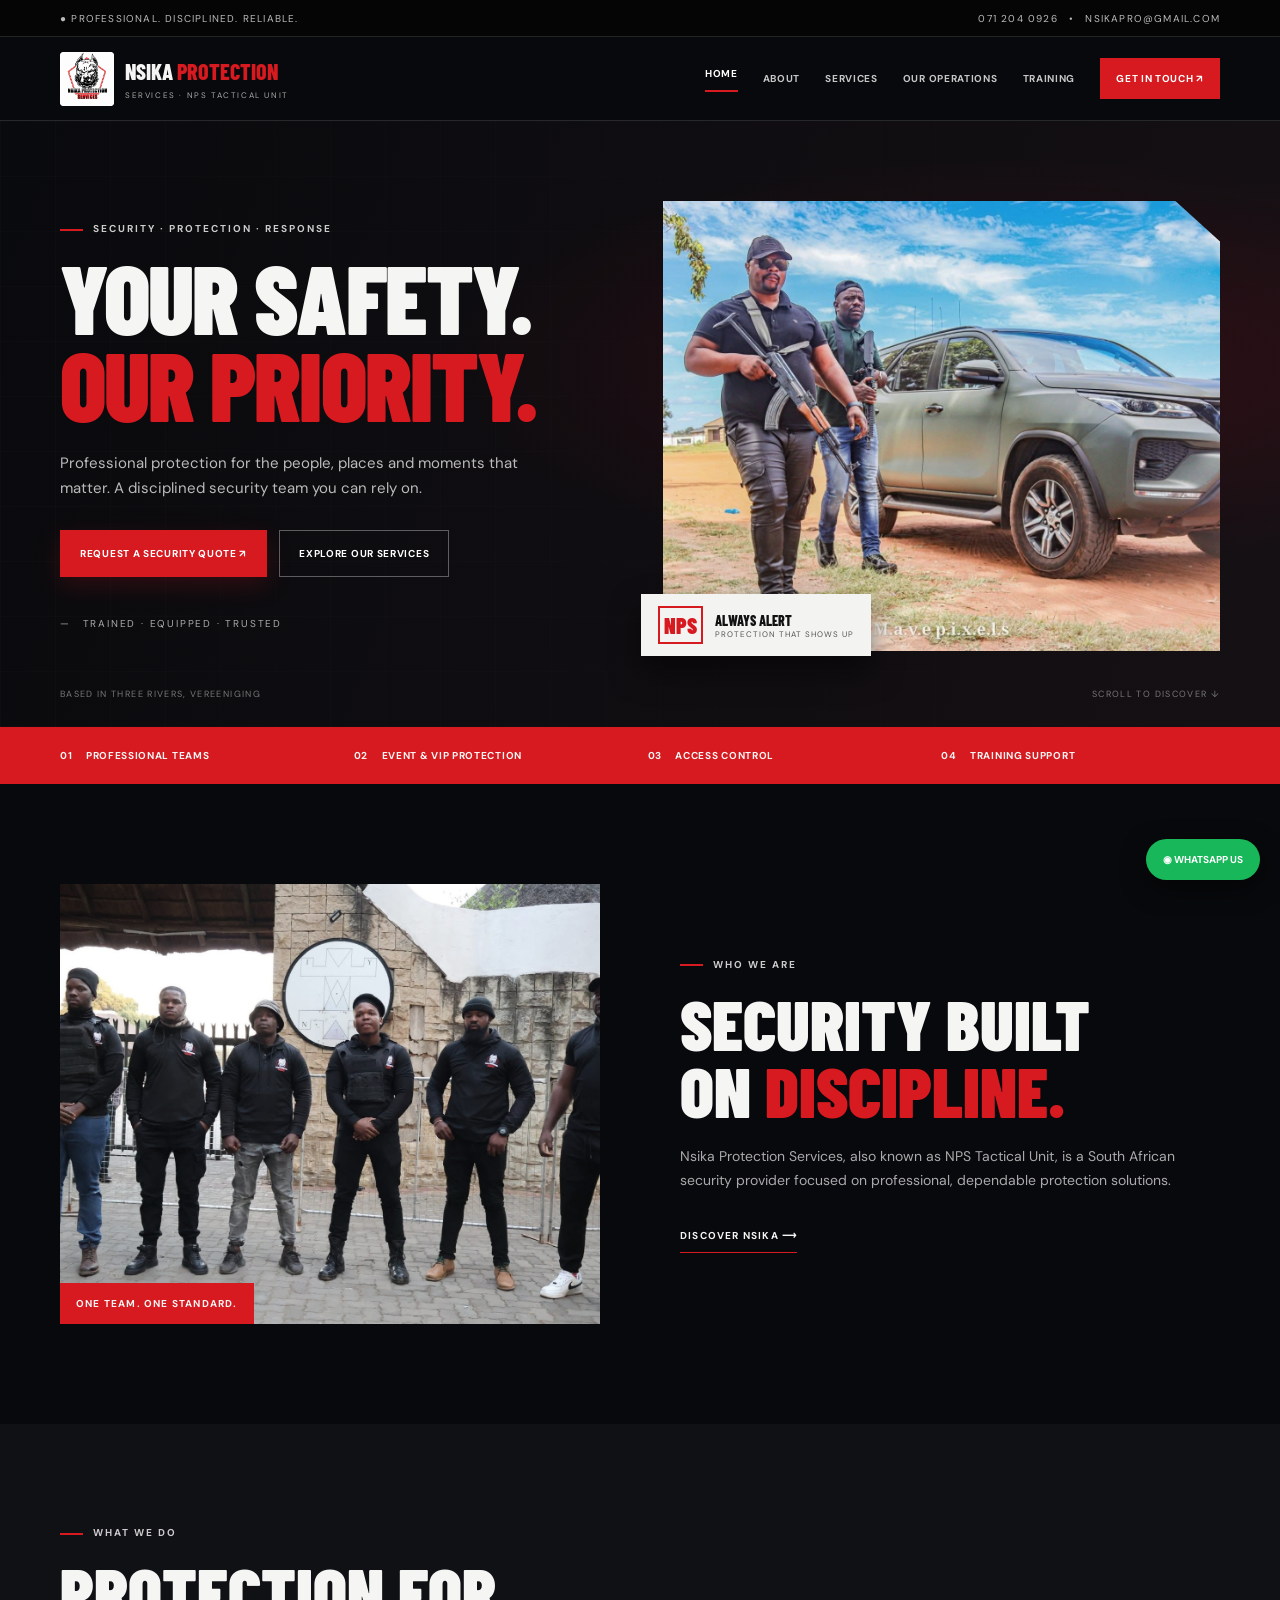
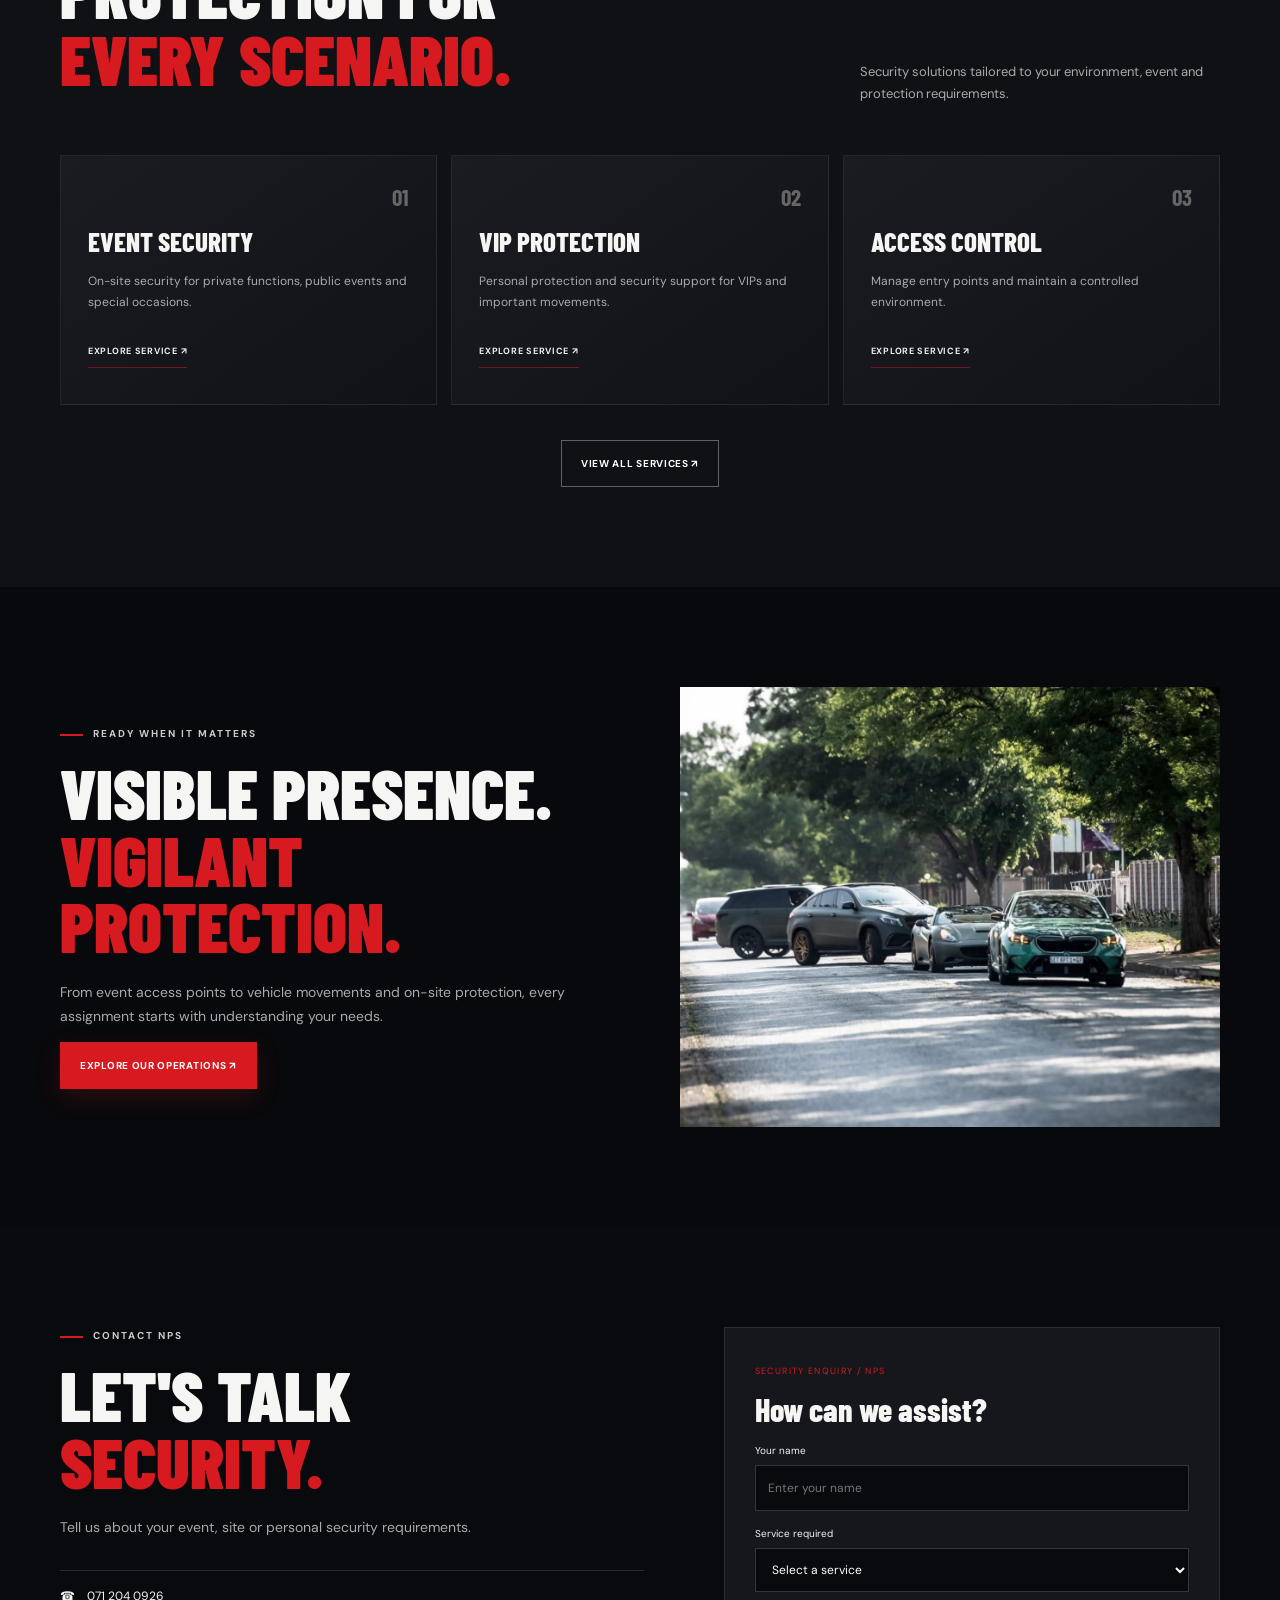
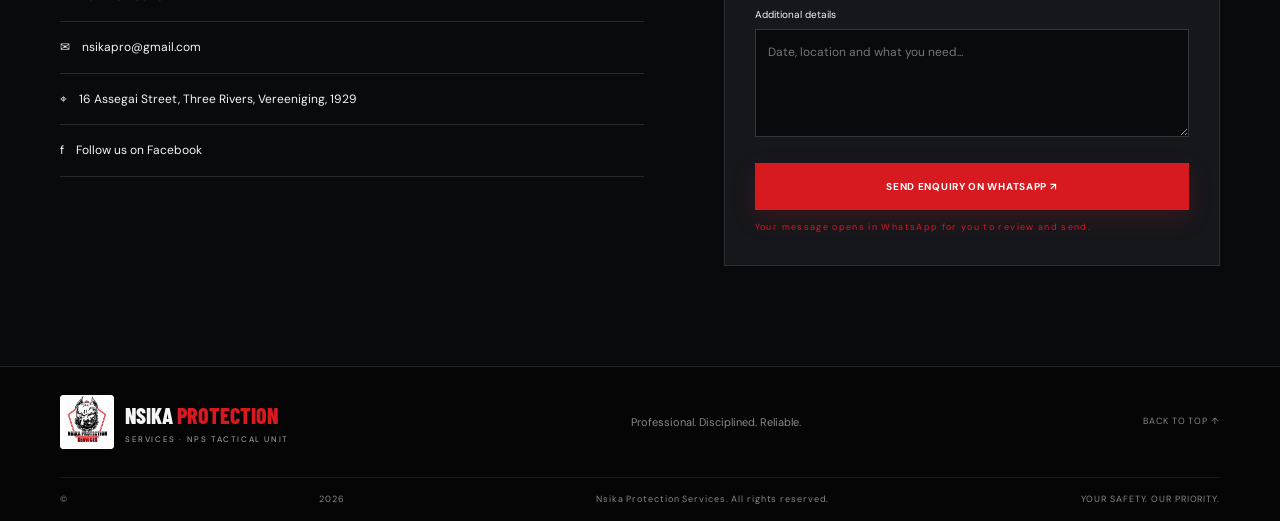
<file: index.html>
<!doctype html><html lang="en"><head><meta charset="utf-8"><meta name="viewport" content="width=device-width, initial-scale=1"><meta name="theme-color" content="#090a0d"><meta name="description" content="Nsika Protection Services (NPS Tactical Unit) professional security provider in South Africa."><title>Home | Nsika Protection Services</title><link rel="preconnect" href="https://fonts.googleapis.com"><link href="https://fonts.googleapis.com/css2?family=Barlow+Condensed:wght@500;600;700;800;900&family=DM+Sans:wght@400;500;600;700&display=swap" rel="stylesheet"><link rel="stylesheet" href="style.css"></head><body id="top"><div class="topline"><div class="container topinner"><span>● PROFESSIONAL. DISCIPLINED. RELIABLE.</span><div><a href="tel:+27712040926">071 204 0926</a>　•　<a href="mailto:nsikapro@gmail.com">nsikapro@gmail.com</a></div></div></div><header class="header"><div class="container nav"><a class="brand" href="index.html"><img src="nsika-logo.jpg" alt="Nsika logo"><span><b>NSIKA <i>PROTECTION</i></b><small>SERVICES · NPS TACTICAL UNIT</small></span></a><button class="menu" aria-label="Toggle navigation">☰</button><nav><a href="index.html" class="active">Home</a><a href="about.html" class="">About</a><a href="services.html" class="">Services</a><a href="operations.html" class="">Our Operations</a><a href="training.html" class="">Training</a><a class="navcta" href="index.html#contact">Get in touch ↗</a></nav></div></header><main><section class="hero"><div class="container herogrid"><div class="reveal"><div class="eyebrow">SECURITY · PROTECTION · RESPONSE</div><h1>YOUR SAFETY.<br><em>OUR PRIORITY.</em></h1><p>Professional protection for the people, places and moments that matter. A disciplined security team you can rely on.</p><div class="actions"><a class="btn red" href="#contact">Request a security quote ↗</a><a class="btn outline" href="services.html">Explore our services</a></div><div class="proof">—　TRAINED · EQUIPPED · TRUSTED</div></div><div class="heroimg reveal tilt"><img src="armed-response-team.jpg" alt="Nsika security personnel on duty"><div class="badge"><b>NPS</b><span>ALWAYS ALERT<small>PROTECTION THAT SHOWS UP</small></span></div></div></div><div class="container herofoot">BASED IN THREE RIVERS, VEREENIGING <span>SCROLL TO DISCOVER ↓</span></div></section><section class="redstrip"><div class="container stripgrid"><b>01　 PROFESSIONAL TEAMS</b><b>02　 EVENT & VIP PROTECTION</b><b>03　 ACCESS CONTROL</b><b>04　 TRAINING SUPPORT</b></div></section><section class="section"><div class="container split"><div class="photo reveal"><img src="security-team.jpg" alt="Nsika team"><b>ONE TEAM. ONE STANDARD.</b></div><div class="reveal"><div class="eyebrow">WHO WE ARE</div><h2>SECURITY BUILT<br>ON <em>DISCIPLINE.</em></h2><p>Nsika Protection Services, also known as NPS Tactical Unit, is a South African security provider focused on professional, dependable protection solutions.</p><a class="underlink" href="about.html">DISCOVER NSIKA ⟶</a></div></div></section><section class="section dark"><div class="container"><div class="sectionhead"><div><div class="eyebrow">WHAT WE DO</div><h2>PROTECTION FOR<br><em>EVERY SCENARIO.</em></h2></div><p>Security solutions tailored to your environment, event and protection requirements.</p></div><div class="cards"><article class="card tilt reveal"><small>01</small><b>EVENT SECURITY</b><p>On-site security for private functions, public events and special occasions.</p><a href="services.html">EXPLORE SERVICE ↗</a></article><article class="card tilt reveal"><small>02</small><b>VIP PROTECTION</b><p>Personal protection and security support for VIPs and important movements.</p><a href="services.html">EXPLORE SERVICE ↗</a></article><article class="card tilt reveal"><small>03</small><b>ACCESS CONTROL</b><p>Manage entry points and maintain a controlled environment.</p><a href="services.html">EXPLORE SERVICE ↗</a></article></div><div class="center"><a class="btn outline" href="services.html">VIEW ALL SERVICES ↗</a></div></div></section><section class="section"><div class="container split"><div class="reveal"><div class="eyebrow">READY WHEN IT MATTERS</div><h2>VISIBLE PRESENCE.<br><em>VIGILANT PROTECTION.</em></h2><p>From event access points to vehicle movements and on-site protection, every assignment starts with understanding your needs.</p><a class="btn red" href="operations.html">EXPLORE OUR OPERATIONS ↗</a></div><div class="photo reveal"><img src="vehicle-escort.jpg" alt="Security vehicle and team"></div></div></section><section class="section contact" id="contact"><div class="container contactgrid"><div class="reveal"><div class="eyebrow">CONTACT NPS</div><h2>LET'S TALK<br><em>SECURITY.</em></h2><p>Tell us about your event, site or personal security requirements.</p><div class="contactlist"><a href="tel:+27712040926">☎　071 204 0926</a><a href="mailto:nsikapro@gmail.com">✉　nsikapro@gmail.com</a><a target="_blank" href="https://www.google.com/maps/search/?api=1&query=16+Assegai+Street%2C+Three+Rivers%2C+Vereeniging%2C+1929">⌖　16 Assegai Street, Three Rivers, Vereeniging, 1929</a><a target="_blank" href="https://www.facebook.com/share/1CuKLoYMLk/">f　Follow us on Facebook</a></div></div><form id="enquiry" class="form reveal"><small>SECURITY ENQUIRY / NPS</small><h3>How can we assist?</h3><label>Your name</label><input id="visitor" required placeholder="Enter your name"><label>Service required</label><select id="wanted" required><option value="">Select a service</option><option>Event Security</option><option>VIP Protection</option><option>Access Control</option><option>Perimeter Monitoring</option><option>Crowd Management</option><option>Rapid Response</option><option>Security Training</option><option>Firearm Competency Course</option><option>PSIRA Registration Support</option><option>Other enquiry</option></select><label>Additional details</label><textarea id="details" rows="4" placeholder="Date, location and what you need..."></textarea><button class="btn red" type="submit">Send enquiry on WhatsApp ↗</button><small class="hint">Your message opens in WhatsApp for you to review and send.</small></form></div></section></main><footer><div class="container foot"><a class="brand" href="index.html"><img src="nsika-logo.jpg" alt=""><span><b>NSIKA <i>PROTECTION</i></b><small>SERVICES · NPS TACTICAL UNIT</small></span></a><p>Professional. Disciplined. Reliable.</p><a href="#top">BACK TO TOP ↑</a></div><div class="container copyright">© <span id="year"></span> Nsika Protection Services. All rights reserved. <span>YOUR SAFETY. OUR PRIORITY.</span></div></footer><a class="wa-float" href="https://wa.me/27712040926?text=Hello%20Nsika%20Protection%20Services%2C%20I%20would%20like%20to%20make%20an%20enquiry." target="_blank" rel="noopener">◉ WHATSAPP US</a><div class="lightbox" id="lightbox"><button class="close" aria-label="Close">×</button><button class="prev" aria-label="Previous">‹</button><img alt=""><button class="next" aria-label="Next">›</button><p></p></div><script src="script.js"></script></body></html>
</file>
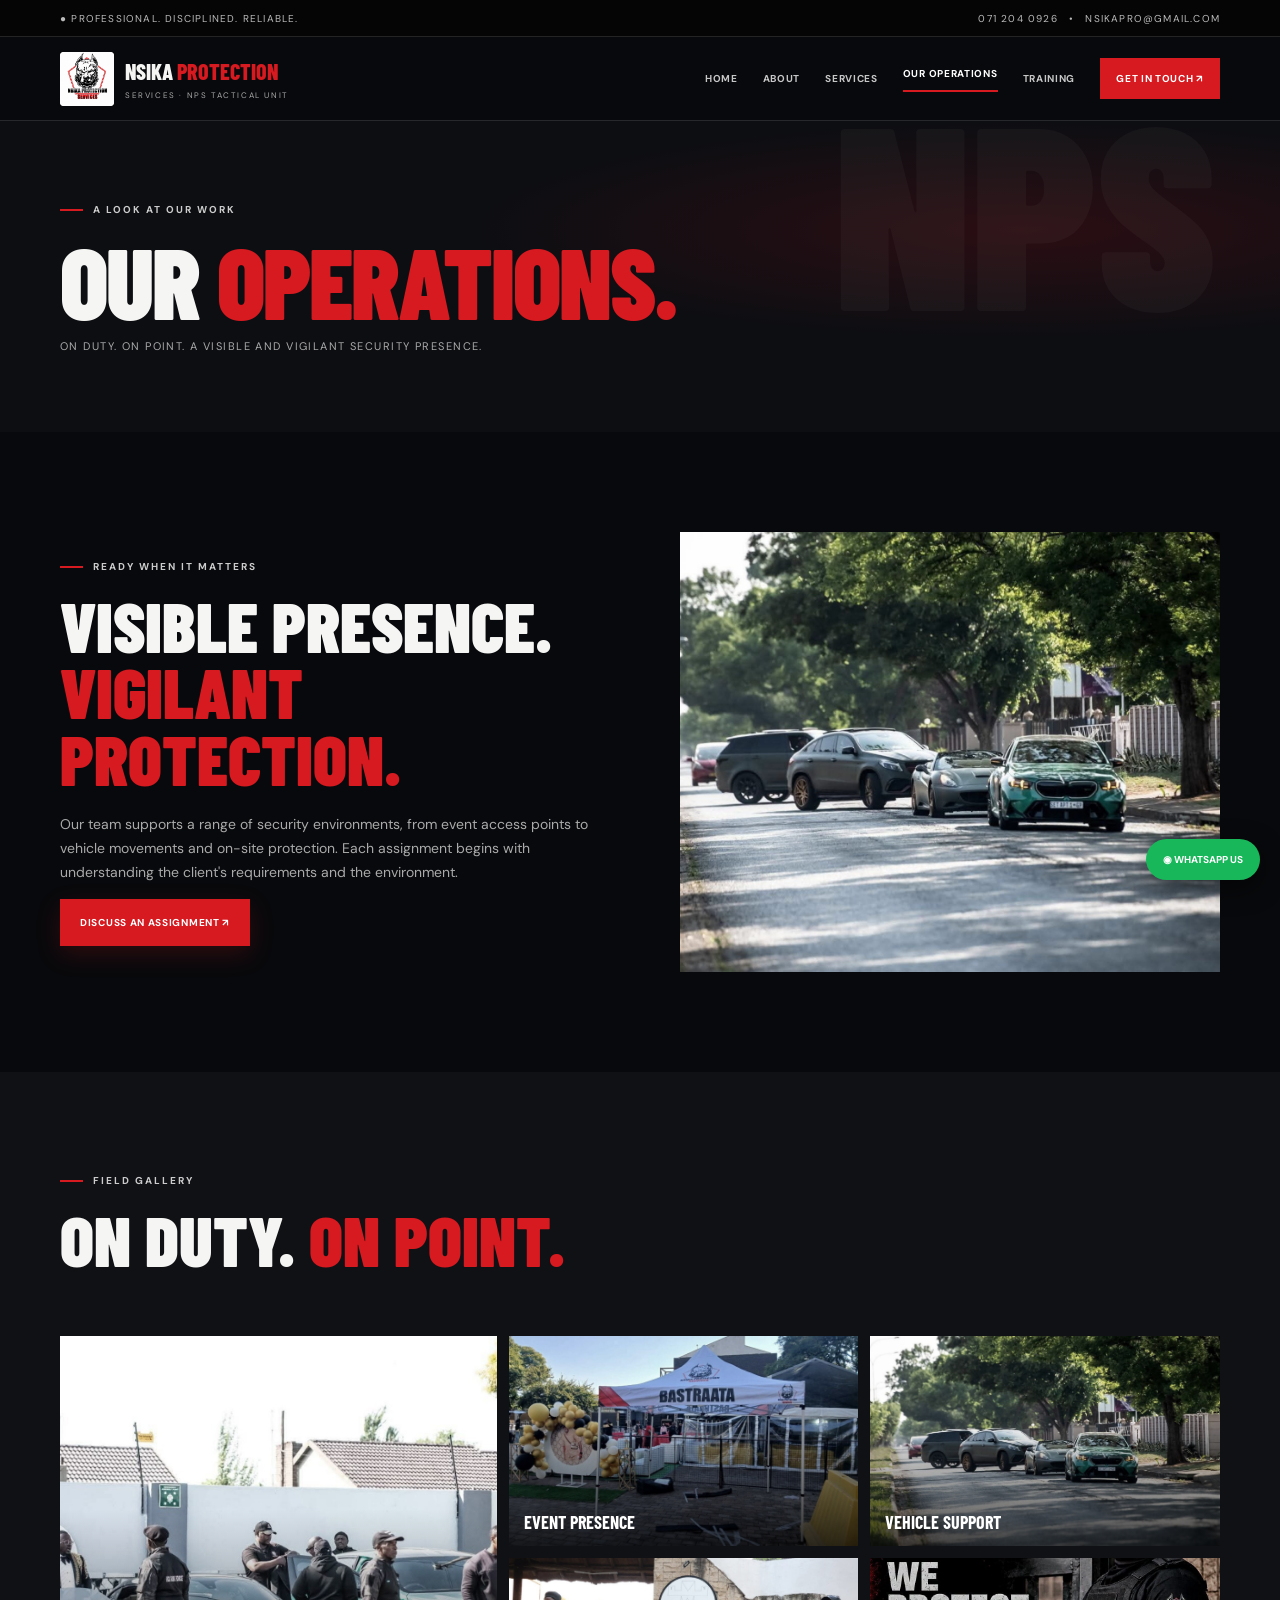
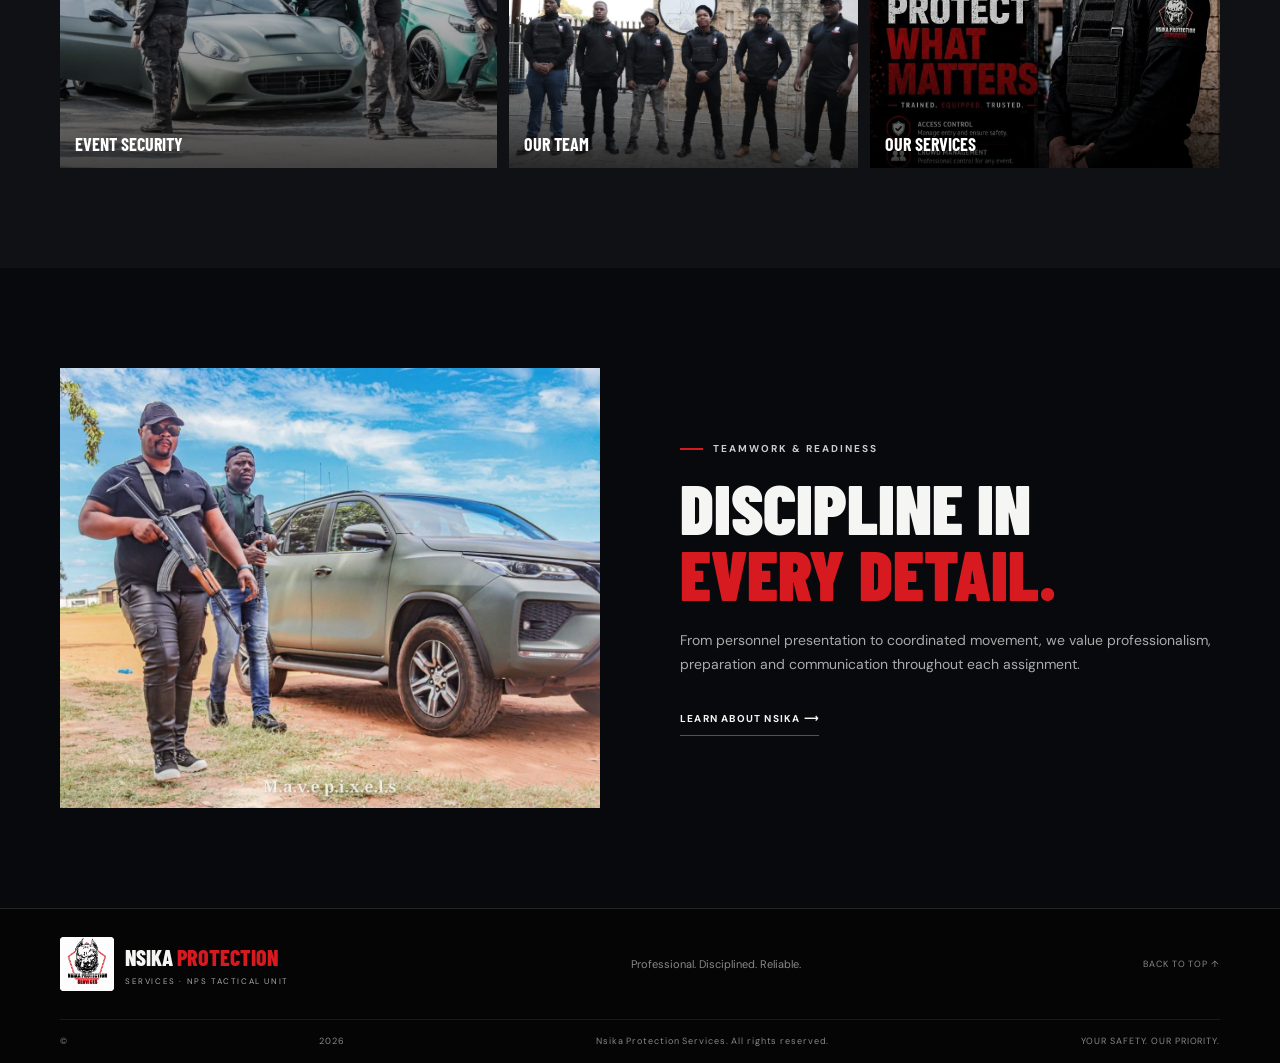
<file: operations.html>
<!doctype html><html lang="en"><head><meta charset="utf-8"><meta name="viewport" content="width=device-width, initial-scale=1"><meta name="theme-color" content="#090a0d"><meta name="description" content="Nsika Protection Services operations and five-photo company gallery."><title>Our Operations | Nsika Protection Services</title><link rel="preconnect" href="https://fonts.googleapis.com"><link href="https://fonts.googleapis.com/css2?family=Barlow+Condensed:wght@500;600;700;800;900&family=DM+Sans:wght@400;500;600;700&display=swap" rel="stylesheet"><link rel="stylesheet" href="style.css"></head><body id="top"><div class="topline"><div class="container topinner"><span>● PROFESSIONAL. DISCIPLINED. RELIABLE.</span><div><a href="tel:+27712040926">071 204 0926</a>　•　<a href="mailto:nsikapro@gmail.com">nsikapro@gmail.com</a></div></div></div><header class="header"><div class="container nav"><a class="brand" href="index.html"><img src="nsika-logo.jpg" alt="Nsika logo"><span><b>NSIKA <i>PROTECTION</i></b><small>SERVICES · NPS TACTICAL UNIT</small></span></a><button class="menu" aria-label="Toggle navigation">☰</button><nav><a href="index.html" class="">Home</a><a href="about.html" class="">About</a><a href="services.html" class="">Services</a><a href="operations.html" class="active">Our Operations</a><a href="training.html" class="">Training</a><a class="navcta" href="index.html#contact">Get in touch ↗</a></nav></div></header><main><section class="pagehero"><div class="container reveal"><div class="eyebrow">A LOOK AT OUR WORK</div><h1>OUR <em>OPERATIONS.</em></h1><p>On duty. On point. A visible and vigilant security presence.</p></div></section><section class="section"><div class="container split"><div class="reveal"><div class="eyebrow">READY WHEN IT MATTERS</div><h2>VISIBLE PRESENCE.<br><em>VIGILANT PROTECTION.</em></h2><p>Our team supports a range of security environments, from event access points to vehicle movements and on-site protection. Each assignment begins with understanding the client's requirements and the environment.</p><a class="btn red" href="index.html#contact">DISCUSS AN ASSIGNMENT ↗</a></div><div class="photo reveal"><img src="vehicle-escort.jpg" alt="Security personnel with vehicle"></div></div></section><section class="section dark"><div class="container"><div class="sectionhead"><div><div class="eyebrow">FIELD GALLERY</div><h2>ON DUTY. <em>ON POINT.</em></h2></div><p></p></div><div class="gallery"><button class="galleryitem reveal" data-src="event-security.jpg" data-caption="Event security and access support"><img src="event-security.jpg" alt="Event security and access support"><span>EVENT SECURITY</span></button><button class="galleryitem reveal" data-src="event-tent.jpg" data-caption="Nsika branded event security setup"><img src="event-tent.jpg" alt="Nsika branded event security setup"><span>EVENT PRESENCE</span></button><button class="galleryitem reveal" data-src="vehicle-escort.jpg" data-caption="Security vehicle and escort operations"><img src="vehicle-escort.jpg" alt="Security vehicle and escort operations"><span>VEHICLE SUPPORT</span></button><button class="galleryitem reveal" data-src="security-team.jpg" data-caption="Nsika Protection Services team"><img src="security-team.jpg" alt="Nsika Protection Services team"><span>OUR TEAM</span></button><button class="galleryitem reveal" data-src="nsika-promo-flyer.jpg" data-caption="Nsika Protection Services company flyer"><img src="nsika-promo-flyer.jpg" alt="Nsika Protection Services company flyer"><span>OUR SERVICES</span></button></div></div></section><section class="section"><div class="container split"><div class="photo reveal"><img src="armed-response-team.jpg" alt="Nsika security personnel on assignment"></div><div class="reveal"><div class="eyebrow">TEAMWORK & READINESS</div><h2>DISCIPLINE IN<br><em>EVERY DETAIL.</em></h2><p>From personnel presentation to coordinated movement, we value professionalism, preparation and communication throughout each assignment.</p><a class="underlink" href="about.html">LEARN ABOUT NSIKA ⟶</a></div></div></section></main><footer><div class="container foot"><a class="brand" href="index.html"><img src="nsika-logo.jpg" alt=""><span><b>NSIKA <i>PROTECTION</i></b><small>SERVICES · NPS TACTICAL UNIT</small></span></a><p>Professional. Disciplined. Reliable.</p><a href="#top">BACK TO TOP ↑</a></div><div class="container copyright">© <span id="year"></span> Nsika Protection Services. All rights reserved. <span>YOUR SAFETY. OUR PRIORITY.</span></div></footer><a class="wa-float" href="https://wa.me/27712040926?text=Hello%20Nsika%20Protection%20Services%2C%20I%20would%20like%20to%20make%20an%20enquiry." target="_blank" rel="noopener">◉ WHATSAPP US</a><div class="lightbox" id="lightbox"><button class="close" aria-label="Close">×</button><button class="prev" aria-label="Previous">‹</button><img alt=""><button class="next" aria-label="Next">›</button><p></p></div><script src="script.js"></script></body></html>
</file>
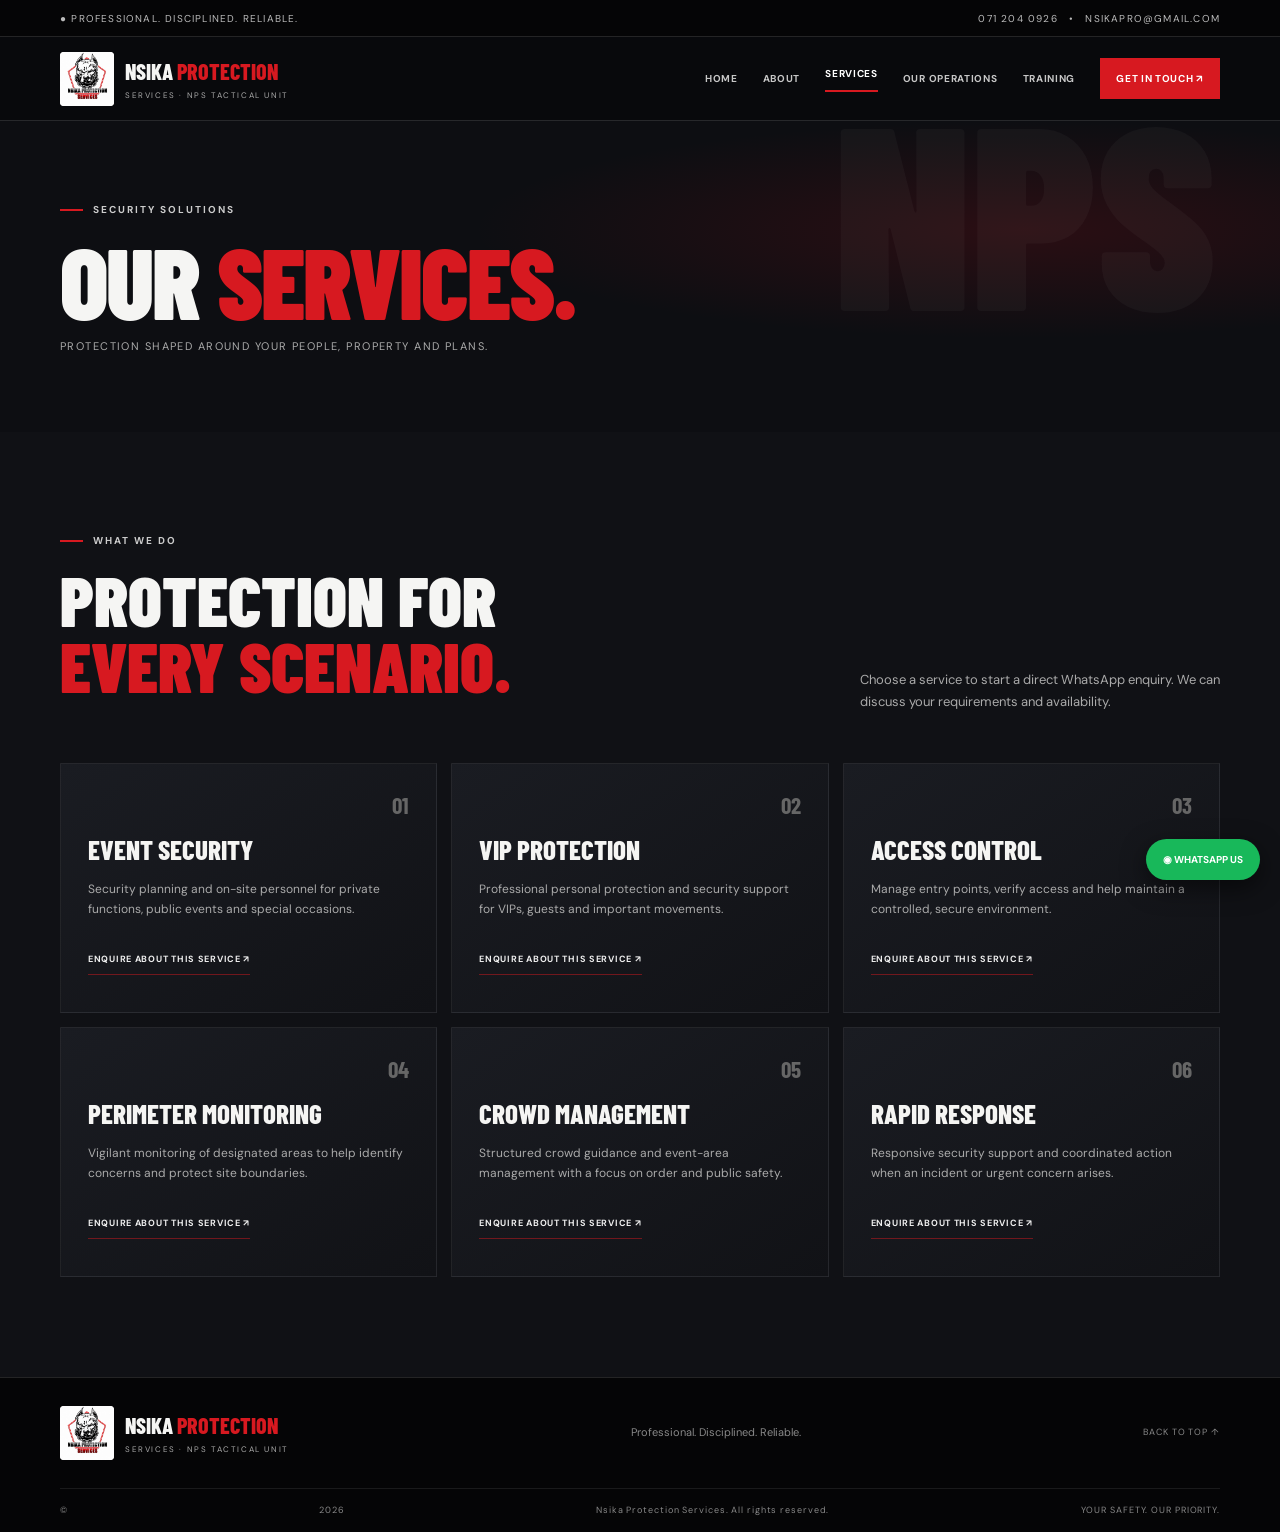
<file: services.html>
<!doctype html><html lang="en"><head><meta charset="utf-8"><meta name="viewport" content="width=device-width, initial-scale=1"><meta name="theme-color" content="#090a0d"><meta name="description" content="Event security, VIP protection, access control, perimeter monitoring, crowd management and rapid response."><title>Services | Nsika Protection Services</title><link rel="preconnect" href="https://fonts.googleapis.com"><link href="https://fonts.googleapis.com/css2?family=Barlow+Condensed:wght@500;600;700;800;900&family=DM+Sans:wght@400;500;600;700&display=swap" rel="stylesheet"><link rel="stylesheet" href="style.css"></head><body id="top"><div class="topline"><div class="container topinner"><span>● PROFESSIONAL. DISCIPLINED. RELIABLE.</span><div><a href="tel:+27712040926">071 204 0926</a>　•　<a href="mailto:nsikapro@gmail.com">nsikapro@gmail.com</a></div></div></div><header class="header"><div class="container nav"><a class="brand" href="index.html"><img src="nsika-logo.jpg" alt="Nsika logo"><span><b>NSIKA <i>PROTECTION</i></b><small>SERVICES · NPS TACTICAL UNIT</small></span></a><button class="menu" aria-label="Toggle navigation">☰</button><nav><a href="index.html" class="">Home</a><a href="about.html" class="">About</a><a href="services.html" class="active">Services</a><a href="operations.html" class="">Our Operations</a><a href="training.html" class="">Training</a><a class="navcta" href="index.html#contact">Get in touch ↗</a></nav></div></header><main><section class="pagehero"><div class="container reveal"><div class="eyebrow">SECURITY SOLUTIONS</div><h1>OUR <em>SERVICES.</em></h1><p>Protection shaped around your people, property and plans.</p></div></section><section class="section dark"><div class="container"><div class="sectionhead"><div><div class="eyebrow">WHAT WE DO</div><h2>PROTECTION FOR<br><em>EVERY SCENARIO.</em></h2></div><p>Choose a service to start a direct WhatsApp enquiry. We can discuss your requirements and availability.</p></div><div class="cards"><article class="card tilt reveal"><small>01</small><b>EVENT SECURITY</b><p>Security planning and on-site personnel for private functions, public events and special occasions.</p><button class="servicebtn" data-service="EVENT SECURITY">ENQUIRE ABOUT THIS SERVICE ↗</button></article><article class="card tilt reveal"><small>02</small><b>VIP PROTECTION</b><p>Professional personal protection and security support for VIPs, guests and important movements.</p><button class="servicebtn" data-service="VIP PROTECTION">ENQUIRE ABOUT THIS SERVICE ↗</button></article><article class="card tilt reveal"><small>03</small><b>ACCESS CONTROL</b><p>Manage entry points, verify access and help maintain a controlled, secure environment.</p><button class="servicebtn" data-service="ACCESS CONTROL">ENQUIRE ABOUT THIS SERVICE ↗</button></article><article class="card tilt reveal"><small>04</small><b>PERIMETER MONITORING</b><p>Vigilant monitoring of designated areas to help identify concerns and protect site boundaries.</p><button class="servicebtn" data-service="PERIMETER MONITORING">ENQUIRE ABOUT THIS SERVICE ↗</button></article><article class="card tilt reveal"><small>05</small><b>CROWD MANAGEMENT</b><p>Structured crowd guidance and event-area management with a focus on order and public safety.</p><button class="servicebtn" data-service="CROWD MANAGEMENT">ENQUIRE ABOUT THIS SERVICE ↗</button></article><article class="card tilt reveal"><small>06</small><b>RAPID RESPONSE</b><p>Responsive security support and coordinated action when an incident or urgent concern arises.</p><button class="servicebtn" data-service="RAPID RESPONSE">ENQUIRE ABOUT THIS SERVICE ↗</button></article></div></div></section></main><footer><div class="container foot"><a class="brand" href="index.html"><img src="nsika-logo.jpg" alt=""><span><b>NSIKA <i>PROTECTION</i></b><small>SERVICES · NPS TACTICAL UNIT</small></span></a><p>Professional. Disciplined. Reliable.</p><a href="#top">BACK TO TOP ↑</a></div><div class="container copyright">© <span id="year"></span> Nsika Protection Services. All rights reserved. <span>YOUR SAFETY. OUR PRIORITY.</span></div></footer><a class="wa-float" href="https://wa.me/27712040926?text=Hello%20Nsika%20Protection%20Services%2C%20I%20would%20like%20to%20make%20an%20enquiry." target="_blank" rel="noopener">◉ WHATSAPP US</a><div class="lightbox" id="lightbox"><button class="close" aria-label="Close">×</button><button class="prev" aria-label="Previous">‹</button><img alt=""><button class="next" aria-label="Next">›</button><p></p></div><script src="script.js"></script></body></html>
</file>
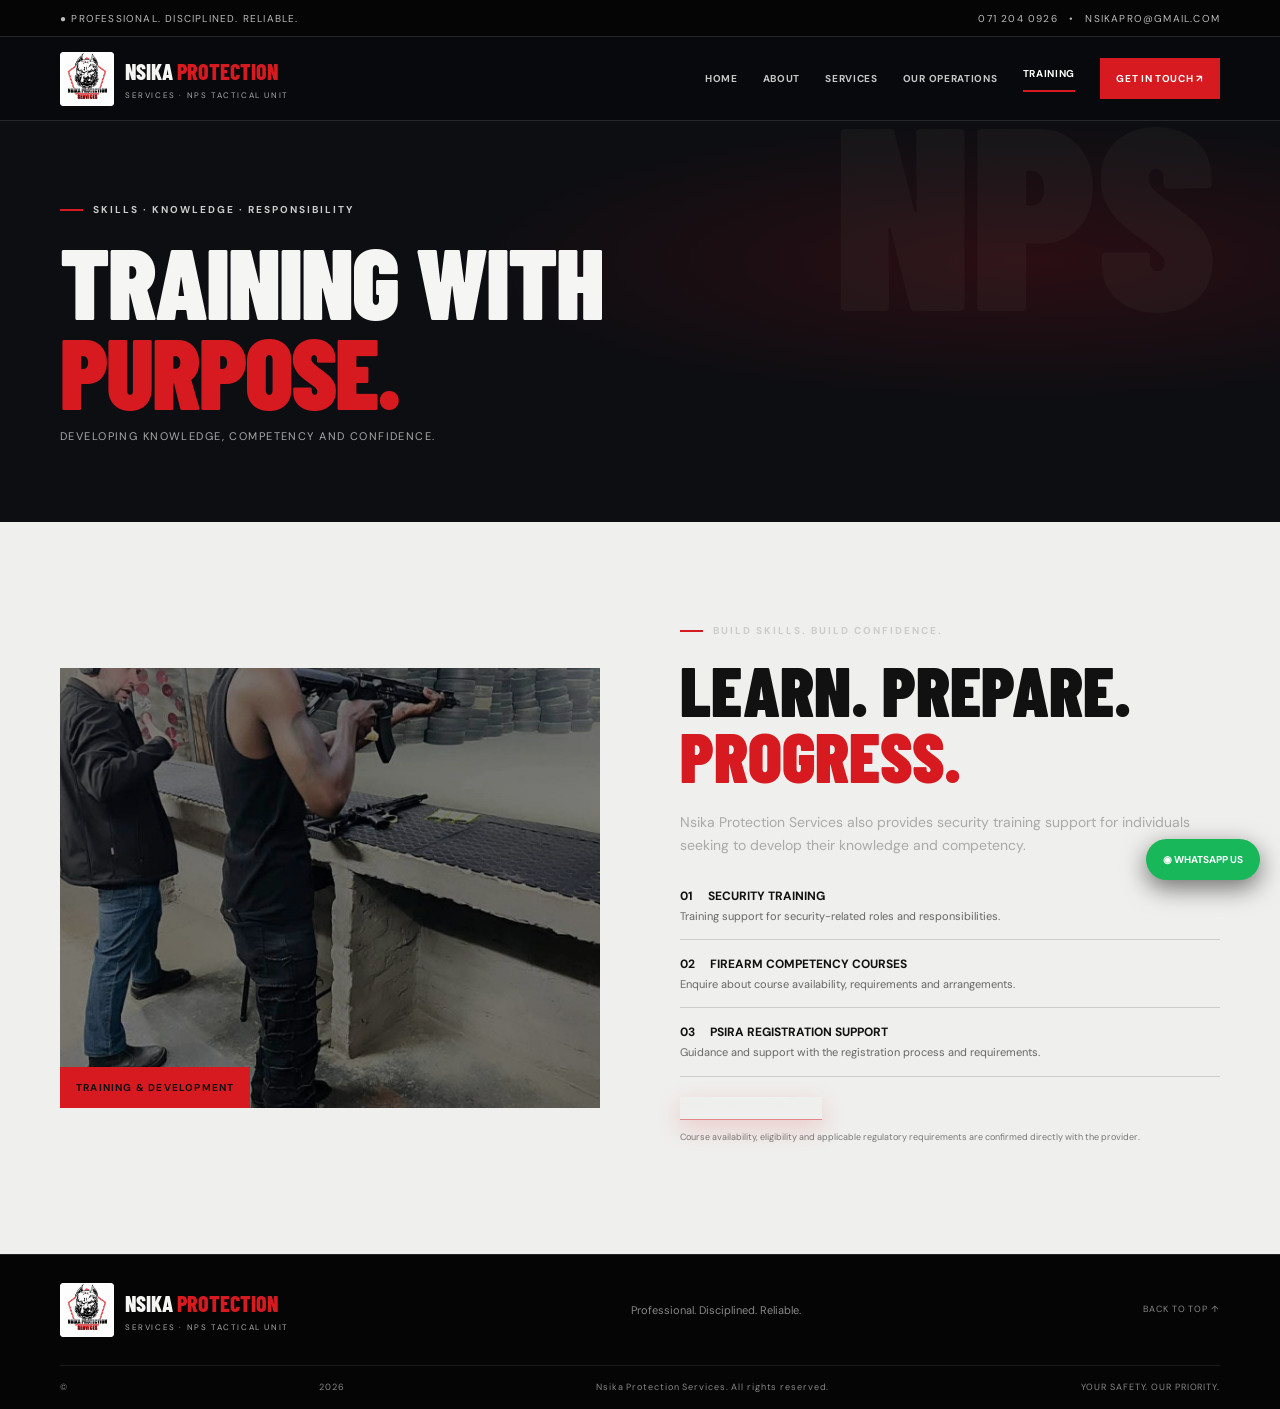
<file: training.html>
<!doctype html><html lang="en"><head><meta charset="utf-8"><meta name="viewport" content="width=device-width, initial-scale=1"><meta name="theme-color" content="#090a0d"><meta name="description" content="Security training, firearm competency courses and PSIRA registration support."><title>Training | Nsika Protection Services</title><link rel="preconnect" href="https://fonts.googleapis.com"><link href="https://fonts.googleapis.com/css2?family=Barlow+Condensed:wght@500;600;700;800;900&family=DM+Sans:wght@400;500;600;700&display=swap" rel="stylesheet"><link rel="stylesheet" href="style.css"></head><body id="top"><div class="topline"><div class="container topinner"><span>● PROFESSIONAL. DISCIPLINED. RELIABLE.</span><div><a href="tel:+27712040926">071 204 0926</a>　•　<a href="mailto:nsikapro@gmail.com">nsikapro@gmail.com</a></div></div></div><header class="header"><div class="container nav"><a class="brand" href="index.html"><img src="nsika-logo.jpg" alt="Nsika logo"><span><b>NSIKA <i>PROTECTION</i></b><small>SERVICES · NPS TACTICAL UNIT</small></span></a><button class="menu" aria-label="Toggle navigation">☰</button><nav><a href="index.html" class="">Home</a><a href="about.html" class="">About</a><a href="services.html" class="">Services</a><a href="operations.html" class="">Our Operations</a><a href="training.html" class="active">Training</a><a class="navcta" href="index.html#contact">Get in touch ↗</a></nav></div></header><main><section class="pagehero"><div class="container reveal"><div class="eyebrow">SKILLS · KNOWLEDGE · RESPONSIBILITY</div><h1>TRAINING WITH<br><em>PURPOSE.</em></h1><p>Developing knowledge, competency and confidence.</p></div></section><section class="section training"><div class="container split"><div class="photo reveal"><img src="firearm-training.jpg" alt="Firearm competency training in supervised environment"><b>TRAINING & DEVELOPMENT</b></div><div class="reveal"><div class="eyebrow">BUILD SKILLS. BUILD CONFIDENCE.</div><h2>LEARN. PREPARE.<br><em>PROGRESS.</em></h2><p>Nsika Protection Services also provides security training support for individuals seeking to develop their knowledge and competency.</p><ul class="traininglist"><li><b>01　 SECURITY TRAINING</b><span>Training support for security-related roles and responsibilities.</span></li><li><b>02　 FIREARM COMPETENCY COURSES</b><span>Enquire about course availability, requirements and arrangements.</span></li><li><b>03　 PSIRA REGISTRATION SUPPORT</b><span>Guidance and support with the registration process and requirements.</span></li></ul><button class="btn red servicebtn" data-service="Security Training, Firearm Competency Courses or PSIRA Registration Support">ENQUIRE ABOUT TRAINING ↗</button><p class="hint darkhint">Course availability, eligibility and applicable regulatory requirements are confirmed directly with the provider.</p></div></div></section></main><footer><div class="container foot"><a class="brand" href="index.html"><img src="nsika-logo.jpg" alt=""><span><b>NSIKA <i>PROTECTION</i></b><small>SERVICES · NPS TACTICAL UNIT</small></span></a><p>Professional. Disciplined. Reliable.</p><a href="#top">BACK TO TOP ↑</a></div><div class="container copyright">© <span id="year"></span> Nsika Protection Services. All rights reserved. <span>YOUR SAFETY. OUR PRIORITY.</span></div></footer><a class="wa-float" href="https://wa.me/27712040926?text=Hello%20Nsika%20Protection%20Services%2C%20I%20would%20like%20to%20make%20an%20enquiry." target="_blank" rel="noopener">◉ WHATSAPP US</a><div class="lightbox" id="lightbox"><button class="close" aria-label="Close">×</button><button class="prev" aria-label="Previous">‹</button><img alt=""><button class="next" aria-label="Next">›</button><p></p></div><script src="script.js"></script></body></html>
</file>
<file: style.css>
*{box-sizing:border-box} :root{--red:#d71920;--black:#08090c;--panel:#14161b;--white:#f5f5f3;--muted:#a6a7ac;--line:#ffffff20;--head:'Barlow Condensed',Impact,sans-serif;--body:'DM Sans',Arial,sans-serif}html{scroll-behavior:smooth;scroll-padding-top:95px}body{margin:0;background:var(--black);color:var(--white);font:14px var(--body);line-height:1.7;overflow-x:hidden}a{color:inherit;text-decoration:none}button,input,select,textarea{font:inherit}.container{width:min(1160px,calc(100% - 44px));margin:auto}.topline{background:#050506;border-bottom:1px solid var(--line);font-size:10px;letter-spacing:.12em;text-transform:uppercase;color:#bbb}.topinner{min-height:36px;display:flex;justify-content:space-between;align-items:center}.topinner a:hover{color:#fff}.header{height:84px;position:sticky;top:0;z-index:30;background:#090a0def;backdrop-filter:blur(16px);border-bottom:1px solid var(--line)}.nav{height:100%;display:flex;align-items:center;justify-content:space-between}.brand{display:flex;align-items:center;gap:11px}.brand img{width:54px;height:54px;object-fit:contain;background:#fff;border-radius:4px}.brand span{display:flex;flex-direction:column;line-height:1}.brand b{font:800 22px var(--head)}.brand i{font-style:normal;color:var(--red)}.brand small{font-size:8px;letter-spacing:.2em;color:#aaa;margin-top:7px}.nav nav{display:flex;align-items:center;gap:25px}.nav nav a{font-size:10px;text-transform:uppercase;letter-spacing:.07em;font-weight:700;color:#c7c7c7}.nav nav a:hover,.nav nav a.active{color:white}.nav nav a.active:not(.navcta){border-bottom:2px solid var(--red);padding-bottom:8px}.nav nav .navcta{background:var(--red);padding:12px 16px;color:#fff}.menu{display:none;background:none;border:0;color:white;font-size:25px}.eyebrow{font-size:10px;letter-spacing:.2em;text-transform:uppercase;font-weight:700;color:#ccc;margin-bottom:17px}.eyebrow:before{content:'';display:inline-block;width:23px;height:2px;background:var(--red);vertical-align:middle;margin-right:10px}.hero{padding:80px 0 25px;background:radial-gradient(ellipse at 80% 40%,#9b111d38,transparent 40%),linear-gradient(110deg,#090a0d,#151014);position:relative}.hero:before{content:'';position:absolute;inset:0;opacity:.22;background-image:linear-gradient(#fff1 1px,transparent 1px),linear-gradient(90deg,#fff1 1px,transparent 1px);background-size:55px 55px;mask-image:linear-gradient(90deg,#000,transparent)}.herogrid{display:grid;grid-template-columns:1fr 1fr;align-items:center;gap:45px;position:relative}.hero h1,.pagehero h1{font:900 clamp(60px,7.5vw,96px)/.9 var(--head);margin:0 0 24px;letter-spacing:-.02em}.hero h1 em,.pagehero h1 em,h2 em{font-style:normal;color:var(--red)}.hero p{max-width:470px;color:#bbb;font-size:15px}.actions{display:flex;gap:12px;flex-wrap:wrap;margin-top:28px}.btn{display:inline-flex;align-items:center;justify-content:center;padding:14px 19px;gap:15px;text-transform:uppercase;font-size:10px;font-weight:700;letter-spacing:.07em;border:1px solid transparent;cursor:pointer;position:relative;overflow:hidden;transition:.25s}.btn:after{content:'';position:absolute;top:-100%;left:-30%;height:300%;width:22%;background:#ffffff30;transform:rotate(25deg);transition:.55s}.btn:hover:after{left:130%}.btn:hover{transform:translateY(-3px)}.red{background:var(--red);color:white;box-shadow:0 8px 24px #d719202e}.outline{border-color:#ffffff55;color:white}.outline:hover{border-color:var(--red)}.proof{margin-top:38px;color:#aaa;font-size:10px;letter-spacing:.18em}.heroimg{height:450px;position:relative;perspective:1000px}.heroimg img{width:100%;height:100%;object-fit:cover;filter:saturate(.8);clip-path:polygon(0 0,92% 0,100% 9%,100% 100%,8% 100%,0 91%)}.badge{position:absolute;bottom:-5px;left:-22px;background:#f3f3f1;color:#111;padding:12px 17px;display:flex;align-items:center;gap:12px;box-shadow:0 15px 30px #0008}.badge b{font:900 22px var(--head);color:var(--red);border:2px solid var(--red);padding:4px}.badge span{font:800 14px var(--head)}.badge small{display:block;font:8px var(--body);letter-spacing:.13em;color:#555}.herofoot{display:flex;justify-content:space-between;color:#777;font-size:9px;letter-spacing:.15em;margin-top:36px}.redstrip{background:var(--red);padding:20px 0}.stripgrid{display:grid;grid-template-columns:repeat(4,1fr);gap:15px}.stripgrid b{font-size:10px;letter-spacing:.07em}.pagehero{padding:80px 0 65px;background:radial-gradient(ellipse at 80% 35%,#a10e1833,transparent 38%),#0d0e12;position:relative;overflow:hidden}.pagehero:after{content:'NPS';position:absolute;right:5%;top:-70px;font:900 260px var(--head);color:#ffffff08}.pagehero .container{position:relative;z-index:1}.pagehero h1{font-size:clamp(66px,8vw,100px);margin-bottom:12px}.pagehero p{font-size:11px;color:#aaa;text-transform:uppercase;letter-spacing:.13em}.section{padding:100px 0}.dark{background:#101115}.split{display:grid;grid-template-columns:1fr 1fr;gap:80px;align-items:center}.photo{height:440px;position:relative;overflow:hidden;perspective:1000px}.photo img{width:100%;height:100%;object-fit:cover;filter:saturate(.8);transition:transform .7s}.photo:hover img{transform:scale(1.045)}.photo>b{position:absolute;bottom:0;left:0;background:var(--red);padding:12px 16px;font-size:10px;letter-spacing:.12em}.section h2{font:900 clamp(48px,5.5vw,70px)/.95 var(--head);margin:0 0 22px}.section p{color:#aaa}.underlink{display:inline-block;margin-top:20px;border-bottom:1px solid var(--red);padding-bottom:8px;font-size:10px;letter-spacing:.12em;font-weight:700}.sectionhead{display:flex;justify-content:space-between;align-items:end;gap:35px;margin-bottom:42px}.sectionhead p{max-width:360px;font-size:13px;margin:0 0 8px}.cards{display:grid;grid-template-columns:repeat(3,1fr);gap:14px}.card{min-height:250px;padding:27px;background:linear-gradient(145deg,#1a1c22,#111216);border:1px solid #ffffff12;transform-style:preserve-3d;transition:border .3s,box-shadow .3s}.card:hover{border-color:#d719207a;box-shadow:0 18px 42px #0007}.card small{display:block;text-align:right;color:#666;font:700 23px var(--head)}.card>b{display:block;font:800 27px var(--head);margin:14px 0}.card p{font-size:12px;min-height:55px}.card>a,.servicebtn{display:inline-block;background:none;border:0;border-bottom:1px solid #d719207a;color:#eee;padding:0 0 7px;font-size:9px;font-weight:700;letter-spacing:.08em;cursor:pointer}.center{text-align:center;margin-top:35px}.ticks{list-style:none;padding:0;display:grid;grid-template-columns:1fr 1fr;gap:10px;color:#ddd;font-size:12px}.ticks li:before{content:'✓';color:var(--red);margin-right:9px}.contact{background:#090a0d}.contactgrid{display:grid;grid-template-columns:1fr .85fr;gap:80px}.contactlist{border-top:1px solid var(--line);margin-top:30px}.contactlist a{display:block;padding:15px 0;border-bottom:1px solid var(--line);font-size:12px}.contactlist a:hover{color:#fff;padding-left:6px}.form{padding:30px;background:#15171c;border:1px solid #ffffff18}.form>small{color:var(--red);font-size:9px;letter-spacing:.15em}.form h3{font:800 32px var(--head);margin:8px 0}.form label{display:block;font-size:10px;margin:14px 0 6px}.form input,.form select,.form textarea{width:100%;padding:12px;background:#090a0d;border:1px solid #34363c;color:white;font-size:12px;outline:none}.form input:focus,.form select:focus,.form textarea:focus{border-color:var(--red)}.form .btn{width:100%;margin-top:18px}.hint{display:block;color:#777;font-size:9px;margin-top:10px}.training{background:#efefed;color:#111}.training .section p{color:#555}.traininglist{list-style:none;padding:0}.traininglist li{padding:14px 0;border-bottom:1px solid #ccc}.traininglist b,.traininglist span{display:block}.traininglist b{font-size:12px}.traininglist span{font-size:11px;color:#666}.darkhint{color:#777!important}.gallery{display:grid;grid-template-columns:1.25fr 1fr 1fr;grid-auto-rows:210px;gap:12px}.galleryitem{border:0;padding:0;background:#222;position:relative;overflow:hidden;cursor:zoom-in;text-align:left}.galleryitem:first-child{grid-row:span 2}.galleryitem:after{content:'';position:absolute;inset:40% 0 0;background:linear-gradient(transparent,#000b)}.galleryitem img{width:100%;height:100%;object-fit:cover;display:block;transition:transform .6s,filter .4s;filter:saturate(.78)}.galleryitem:hover img{transform:scale(1.07);filter:saturate(1)}.galleryitem span{position:absolute;bottom:13px;left:15px;z-index:2;font:700 18px var(--head);color:white}.lightbox{position:fixed;inset:0;z-index:100;background:#000e;display:flex;align-items:center;justify-content:center;flex-direction:column;padding:60px 65px 25px;opacity:0;visibility:hidden;transition:.25s;backdrop-filter:blur(12px)}.lightbox.open{opacity:1;visibility:visible}.lightbox img{max-width:100%;max-height:78vh;object-fit:contain;box-shadow:0 20px 70px #000}.lightbox p{color:#ddd;font-size:11px;letter-spacing:.12em;text-transform:uppercase}.lightbox button{position:absolute;background:#151515;border:1px solid #ffffff55;color:white;cursor:pointer}.lightbox button:hover{background:var(--red)}.close{right:22px;top:18px;font-size:30px;width:44px;height:44px}.prev,.next{top:50%;font-size:35px;width:45px;height:55px;transform:translateY(-50%)}.prev{left:15px}.next{right:15px}footer{background:#050506;border-top:1px solid var(--line)}.foot{display:flex;justify-content:space-between;align-items:center;padding:28px 0}.foot p{font-size:11px;color:#888}.foot>a:last-child,.copyright{font-size:9px;color:#888;letter-spacing:.1em}.copyright{border-top:1px solid #ffffff15;padding:14px 0;display:flex;justify-content:space-between}.wa-float{position:fixed;right:20px;bottom:20px;z-index:50;background:#18b85a;color:#fff;padding:12px 17px;border-radius:40px;font-size:10px;font-weight:700;box-shadow:0 8px 25px #0008;transition:.2s}.wa-float:hover{transform:translateY(-4px)}.reveal{opacity:0;transform:translateY(25px);transition:opacity .75s,transform .75s cubic-bezier(.2,.7,.2,1)}.reveal.visible{opacity:1;transform:translateY(0)}.delay-1{transition-delay:.12s}.delay-2{transition-delay:.24s}
@media(max-width:900px){.nav nav{gap:12px}.nav nav a{font-size:9px}.split,.contactgrid{gap:40px}.herogrid{gap:25px}.cards{grid-template-columns:repeat(2,1fr)}}
@media(max-width:700px){.container{width:calc(100% - 34px)}.topinner{justify-content:center;font-size:8px}.topinner>span{display:none}.header{height:72px}.brand img{width:45px;height:45px}.brand b{font-size:19px}.brand small{font-size:7px}.menu{display:block}.nav nav{display:none;position:absolute;top:71px;left:0;right:0;background:#0b0c10;padding:15px 24px 22px;flex-direction:column;align-items:stretch;gap:0}.nav nav.open{display:flex}.nav nav a{padding:13px 0;border-bottom:1px solid #ffffff12;font-size:11px}.nav nav .navcta{margin-top:10px;text-align:center}.hero{padding:55px 0 20px}.herogrid,.split,.contactgrid{grid-template-columns:1fr;gap:35px}.hero h1{font-size:clamp(60px,16vw,82px)}.heroimg{height:350px;margin-left:12px}.herofoot{font-size:7px}.stripgrid{grid-template-columns:1fr 1fr;gap:13px}.stripgrid b{font-size:9px}.section{padding:72px 0}.section h2{font-size:56px}.photo{height:340px}.sectionhead{display:block}.sectionhead p{margin-top:12px}.cards{grid-template-columns:1fr 1fr;gap:10px}.card{padding:19px 15px;min-height:250px}.card>b{font-size:23px}.card p{font-size:11px}.pagehero{padding:62px 0 50px}.pagehero h1{font-size:clamp(62px,16vw,84px)}.gallery{grid-template-columns:1fr 1fr;grid-auto-rows:155px;gap:9px}.galleryitem:first-child{grid-row:span 2}.galleryitem span{font-size:14px;left:10px}.contactgrid{gap:35px}.form{padding:23px 18px}.foot{flex-wrap:wrap;gap:15px}.foot p{display:none}.copyright{font-size:8px;gap:10px}.lightbox{padding:60px 15px 25px}.lightbox img{max-height:70vh}.prev{left:4px}.next{right:4px}.prev,.next{width:34px;height:45px}}
@media(max-width:390px){.cards{grid-template-columns:1fr}.hero .actions .btn{width:100%}.heroimg{height:300px}.copyright{flex-direction:column}.topinner{font-size:8px}}
@media(prefers-reduced-motion:reduce){*,*:before,*:after{scroll-behavior:auto!important;transition-duration:.01ms!important}.reveal{opacity:1;transform:none}}
</file>
